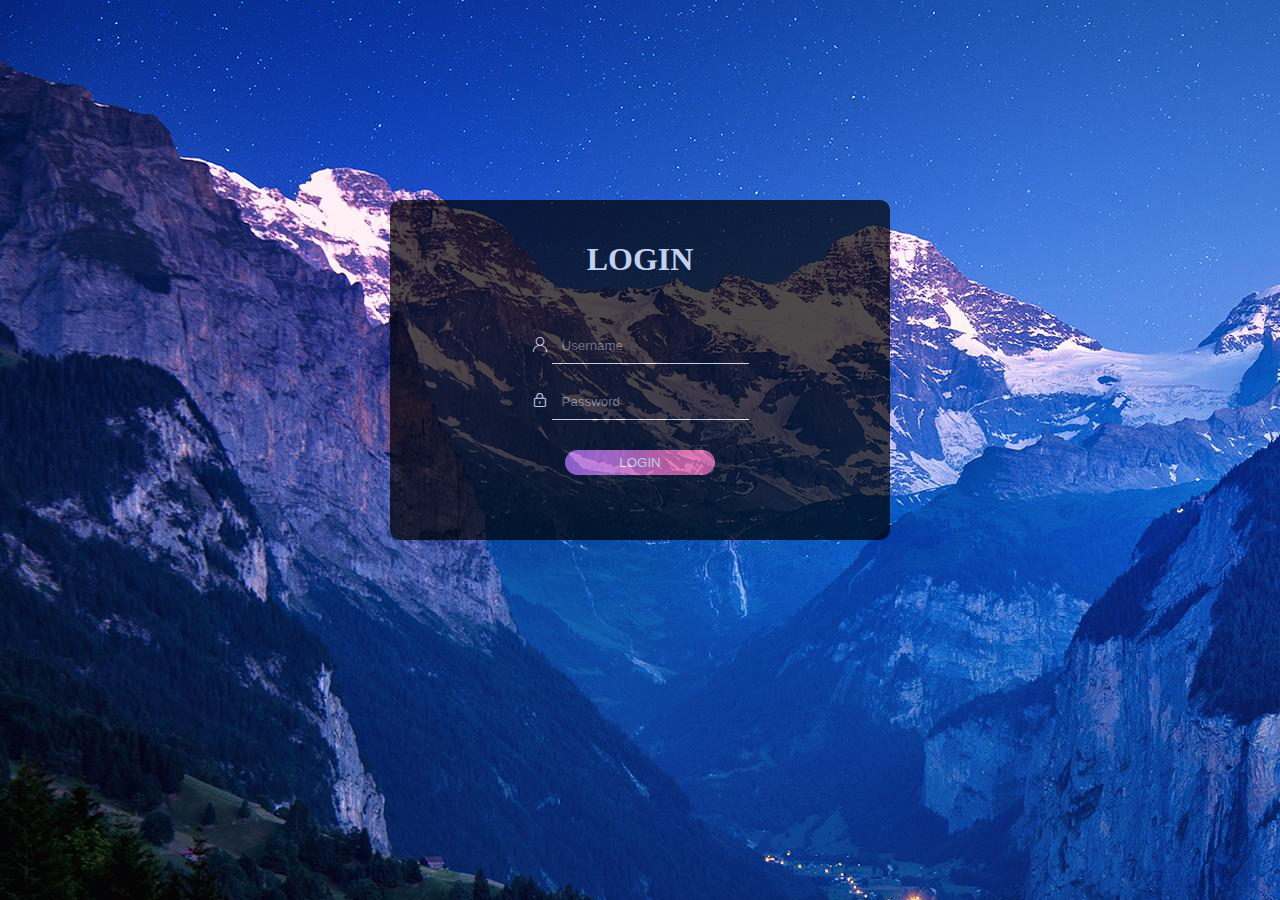
<file: CSS_NOTE/login/index.html>
<!DOCTYPE html>
<html lang="en">
<head>
    <meta charset="UTF-8">
    <meta name="viewport" content="width=device-width, initial-scale=1.0">
    <link rel="stylesheet" href="./fontClass/iconfont.css">
    <link rel="stylesheet" href="./index.css">
    <title>Document</title>
</head>
<body>
    <div id="bigBox">
        <h1>LOGIN</h1>
        <div class="inputBox">
            <div class="inputText">
                <span class="iconfont icon-yonghu"></span>
                <input type="text" name="" id="" placeholder="Username">
            </div>
            <div class="inputText">
                <span class="iconfont icon-mima"></span>
                <input type="password" name="" id="" placeholder="Password">
            </div>

            <input type="button" value="LOGIN" class="inputButton">
        </div>
    </div>
</body>
</html>
</file>
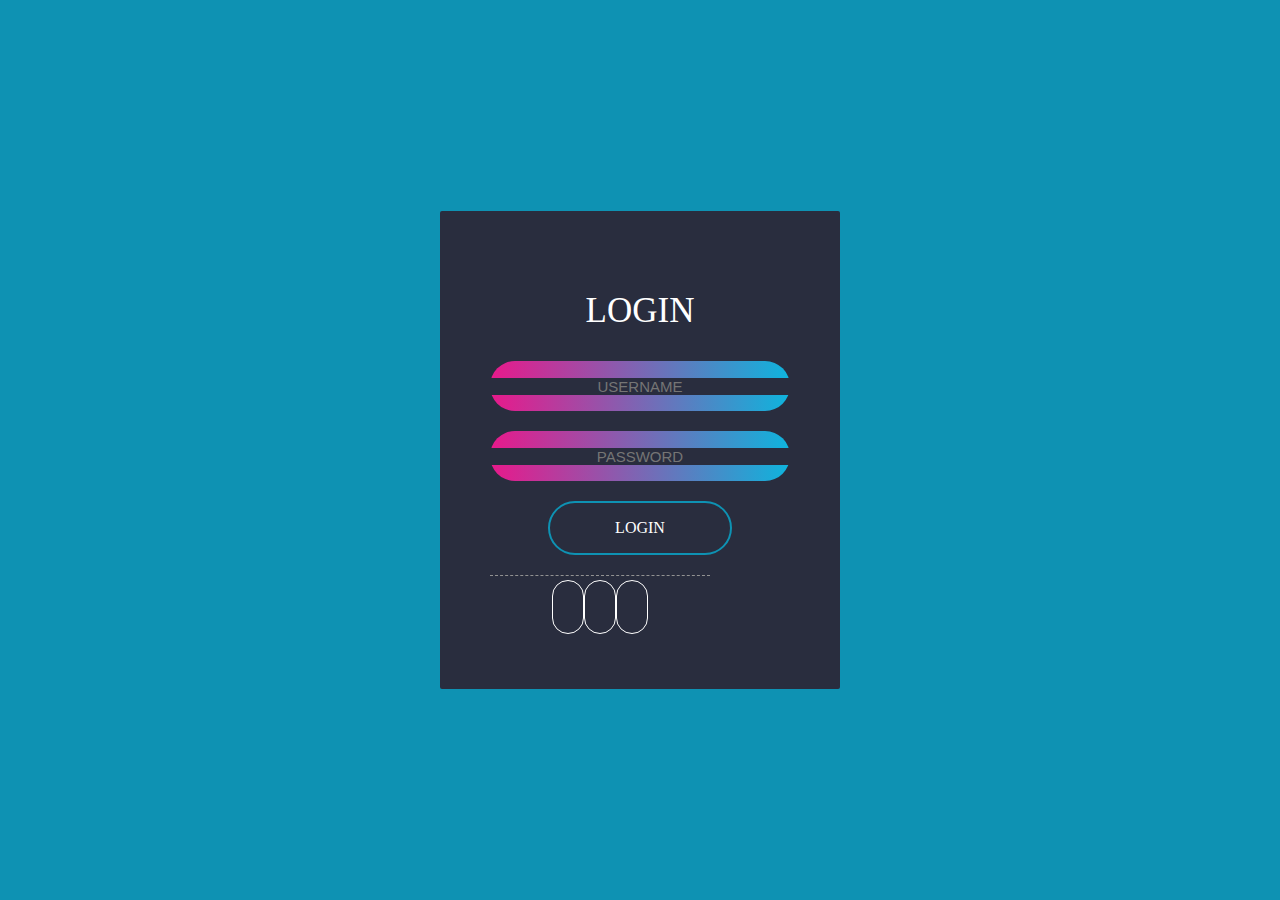
<file: CSS_NOTE/login2/index.html>
<!DOCTYPE html>
<html lang="en">
<head>
    <meta charset="UTF-8">
    <meta name="viewport" content="width=device-width, initial-scale=1.0">
    <link rel="stylesheet" href="//at.alicdn.com/t/font_1995696_52yo9kjafmw.css">
    <link rel="stylesheet" href="./index.css">
    <title>Document</title>
</head>
<body>
    <div class="form-wrapper">
        <div class="header">
            login
        </div>
        <div class="input-wrapper">
            <div class="border-wrapper">
                <input type="text" name="username" placeholder="username">
            </div>
            <div class="border-wrapper">
                <input type="password" name="password" placeholder="password">
            </div>
        </div>
        <div class="action">
            <div class="btn">login</div>
        </div>
        <div class="icon-wrapper">
            <i class="iconfont iconweixin"></i>
            <i class="iconfont icongithub"></i>
            <i class="iconfont iconweibo"></i>
        </div>
    </div>
</body>
</html>
</file>
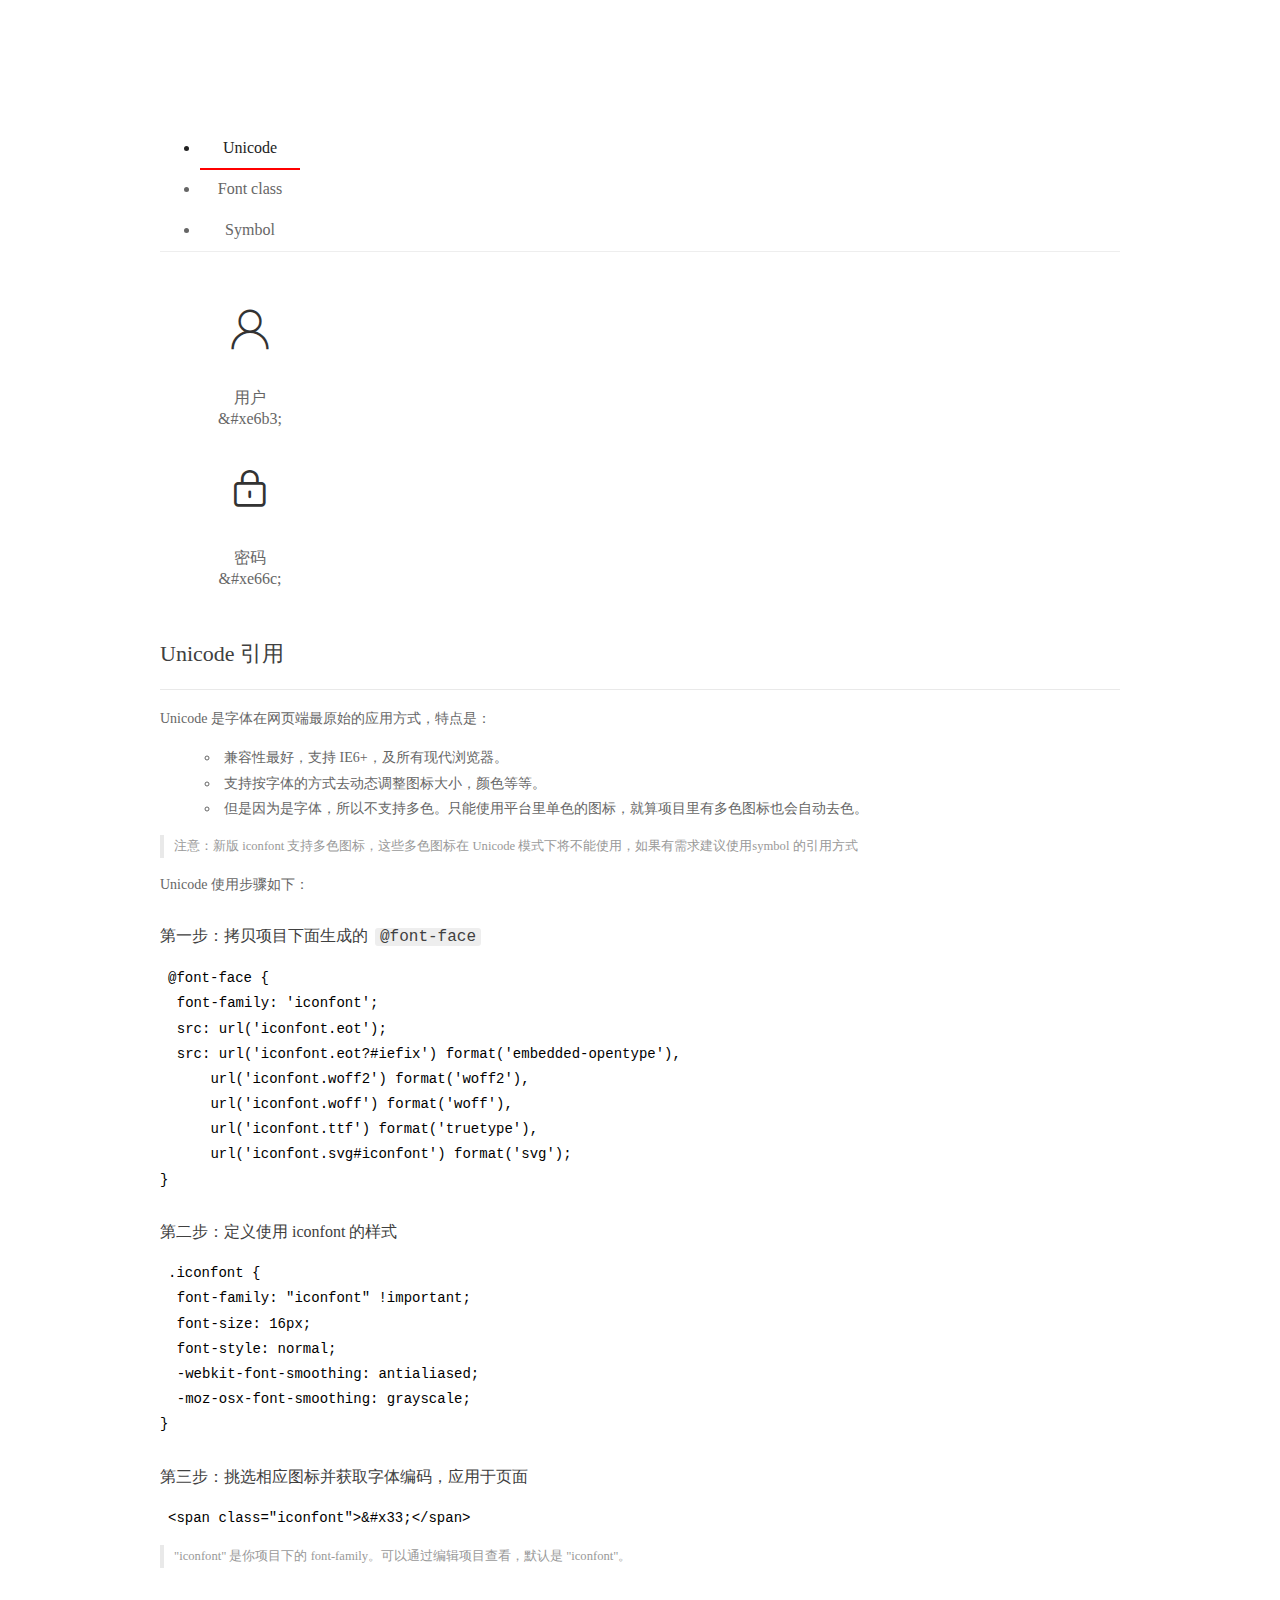
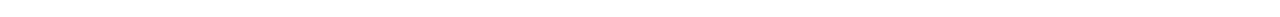
<file: CSS_NOTE/login/fontClass/demo_index.html>
<!DOCTYPE html>
<html>
<head>
  <meta charset="utf-8"/>
  <title>IconFont Demo</title>
  <link rel="shortcut icon" href="https://img.alicdn.com/tps/i4/TB1_oz6GVXXXXaFXpXXJDFnIXXX-64-64.ico" type="image/x-icon"/>
  <link rel="stylesheet" href="https://g.alicdn.com/thx/cube/1.3.2/cube.min.css">
  <link rel="stylesheet" href="demo.css">
  <link rel="stylesheet" href="iconfont.css">
  <script src="iconfont.js"></script>
  <!-- jQuery -->
  <script src="https://a1.alicdn.com/oss/uploads/2018/12/26/7bfddb60-08e8-11e9-9b04-53e73bb6408b.js"></script>
  <!-- 代码高亮 -->
  <script src="https://a1.alicdn.com/oss/uploads/2018/12/26/a3f714d0-08e6-11e9-8a15-ebf944d7534c.js"></script>
</head>
<body>
  <div class="main">
    <h1 class="logo"><a href="https://www.iconfont.cn/" title="iconfont 首页" target="_blank">&#xe86b;</a></h1>
    <div class="nav-tabs">
      <ul id="tabs" class="dib-box">
        <li class="dib active"><span>Unicode</span></li>
        <li class="dib"><span>Font class</span></li>
        <li class="dib"><span>Symbol</span></li>
      </ul>
      
    </div>
    <div class="tab-container">
      <div class="content unicode" style="display: block;">
          <ul class="icon_lists dib-box">
          
            <li class="dib">
              <span class="icon iconfont">&#xe6b3;</span>
                <div class="name">用户</div>
                <div class="code-name">&amp;#xe6b3;</div>
              </li>
          
            <li class="dib">
              <span class="icon iconfont">&#xe66c;</span>
                <div class="name">密码</div>
                <div class="code-name">&amp;#xe66c;</div>
              </li>
          
          </ul>
          <div class="article markdown">
          <h2 id="unicode-">Unicode 引用</h2>
          <hr>

          <p>Unicode 是字体在网页端最原始的应用方式，特点是：</p>
          <ul>
            <li>兼容性最好，支持 IE6+，及所有现代浏览器。</li>
            <li>支持按字体的方式去动态调整图标大小，颜色等等。</li>
            <li>但是因为是字体，所以不支持多色。只能使用平台里单色的图标，就算项目里有多色图标也会自动去色。</li>
          </ul>
          <blockquote>
            <p>注意：新版 iconfont 支持多色图标，这些多色图标在 Unicode 模式下将不能使用，如果有需求建议使用symbol 的引用方式</p>
          </blockquote>
          <p>Unicode 使用步骤如下：</p>
          <h3 id="-font-face">第一步：拷贝项目下面生成的 <code>@font-face</code></h3>
<pre><code class="language-css"
>@font-face {
  font-family: 'iconfont';
  src: url('iconfont.eot');
  src: url('iconfont.eot?#iefix') format('embedded-opentype'),
      url('iconfont.woff2') format('woff2'),
      url('iconfont.woff') format('woff'),
      url('iconfont.ttf') format('truetype'),
      url('iconfont.svg#iconfont') format('svg');
}
</code></pre>
          <h3 id="-iconfont-">第二步：定义使用 iconfont 的样式</h3>
<pre><code class="language-css"
>.iconfont {
  font-family: "iconfont" !important;
  font-size: 16px;
  font-style: normal;
  -webkit-font-smoothing: antialiased;
  -moz-osx-font-smoothing: grayscale;
}
</code></pre>
          <h3 id="-">第三步：挑选相应图标并获取字体编码，应用于页面</h3>
<pre>
<code class="language-html"
>&lt;span class="iconfont"&gt;&amp;#x33;&lt;/span&gt;
</code></pre>
          <blockquote>
            <p>"iconfont" 是你项目下的 font-family。可以通过编辑项目查看，默认是 "iconfont"。</p>
          </blockquote>
          </div>
      </div>
      <div class="content font-class">
        <ul class="icon_lists dib-box">
          
          <li class="dib">
            <span class="icon iconfont icon-yonghu"></span>
            <div class="name">
              用户
            </div>
            <div class="code-name">.icon-yonghu
            </div>
          </li>
          
          <li class="dib">
            <span class="icon iconfont icon-mima"></span>
            <div class="name">
              密码
            </div>
            <div class="code-name">.icon-mima
            </div>
          </li>
          
        </ul>
        <div class="article markdown">
        <h2 id="font-class-">font-class 引用</h2>
        <hr>

        <p>font-class 是 Unicode 使用方式的一种变种，主要是解决 Unicode 书写不直观，语意不明确的问题。</p>
        <p>与 Unicode 使用方式相比，具有如下特点：</p>
        <ul>
          <li>兼容性良好，支持 IE8+，及所有现代浏览器。</li>
          <li>相比于 Unicode 语意明确，书写更直观。可以很容易分辨这个 icon 是什么。</li>
          <li>因为使用 class 来定义图标，所以当要替换图标时，只需要修改 class 里面的 Unicode 引用。</li>
          <li>不过因为本质上还是使用的字体，所以多色图标还是不支持的。</li>
        </ul>
        <p>使用步骤如下：</p>
        <h3 id="-fontclass-">第一步：引入项目下面生成的 fontclass 代码：</h3>
<pre><code class="language-html">&lt;link rel="stylesheet" href="./iconfont.css"&gt;
</code></pre>
        <h3 id="-">第二步：挑选相应图标并获取类名，应用于页面：</h3>
<pre><code class="language-html">&lt;span class="iconfont icon-xxx"&gt;&lt;/span&gt;
</code></pre>
        <blockquote>
          <p>"
            iconfont" 是你项目下的 font-family。可以通过编辑项目查看，默认是 "iconfont"。</p>
        </blockquote>
      </div>
      </div>
      <div class="content symbol">
          <ul class="icon_lists dib-box">
          
            <li class="dib">
                <svg class="icon svg-icon" aria-hidden="true">
                  <use xlink:href="#icon-yonghu"></use>
                </svg>
                <div class="name">用户</div>
                <div class="code-name">#icon-yonghu</div>
            </li>
          
            <li class="dib">
                <svg class="icon svg-icon" aria-hidden="true">
                  <use xlink:href="#icon-mima"></use>
                </svg>
                <div class="name">密码</div>
                <div class="code-name">#icon-mima</div>
            </li>
          
          </ul>
          <div class="article markdown">
          <h2 id="symbol-">Symbol 引用</h2>
          <hr>

          <p>这是一种全新的使用方式，应该说这才是未来的主流，也是平台目前推荐的用法。相关介绍可以参考这篇<a href="">文章</a>
            这种用法其实是做了一个 SVG 的集合，与另外两种相比具有如下特点：</p>
          <ul>
            <li>支持多色图标了，不再受单色限制。</li>
            <li>通过一些技巧，支持像字体那样，通过 <code>font-size</code>, <code>color</code> 来调整样式。</li>
            <li>兼容性较差，支持 IE9+，及现代浏览器。</li>
            <li>浏览器渲染 SVG 的性能一般，还不如 png。</li>
          </ul>
          <p>使用步骤如下：</p>
          <h3 id="-symbol-">第一步：引入项目下面生成的 symbol 代码：</h3>
<pre><code class="language-html">&lt;script src="./iconfont.js"&gt;&lt;/script&gt;
</code></pre>
          <h3 id="-css-">第二步：加入通用 CSS 代码（引入一次就行）：</h3>
<pre><code class="language-html">&lt;style&gt;
.icon {
  width: 1em;
  height: 1em;
  vertical-align: -0.15em;
  fill: currentColor;
  overflow: hidden;
}
&lt;/style&gt;
</code></pre>
          <h3 id="-">第三步：挑选相应图标并获取类名，应用于页面：</h3>
<pre><code class="language-html">&lt;svg class="icon" aria-hidden="true"&gt;
  &lt;use xlink:href="#icon-xxx"&gt;&lt;/use&gt;
&lt;/svg&gt;
</code></pre>
          </div>
      </div>

    </div>
  </div>
  <script>
  $(document).ready(function () {
      $('.tab-container .content:first').show()

      $('#tabs li').click(function (e) {
        var tabContent = $('.tab-container .content')
        var index = $(this).index()

        if ($(this).hasClass('active')) {
          return
        } else {
          $('#tabs li').removeClass('active')
          $(this).addClass('active')

          tabContent.hide().eq(index).fadeIn()
        }
      })
    })
  </script>
</body>
</html>
</file>
<file: CSS_NOTE/login/fontClass/iconfont.css>
@font-face {font-family: "iconfont";
  src: url('iconfont.eot?t=1596966209227'); /* IE9 */
  src: url('iconfont.eot?t=1596966209227#iefix') format('embedded-opentype'), /* IE6-IE8 */
  url('[data-uri]') format('woff2'),
  url('iconfont.woff?t=1596966209227') format('woff'),
  url('iconfont.ttf?t=1596966209227') format('truetype'), /* chrome, firefox, opera, Safari, Android, iOS 4.2+ */
  url('iconfont.svg?t=1596966209227#iconfont') format('svg'); /* iOS 4.1- */
}

.iconfont {
  font-family: "iconfont" !important;
  font-size: 16px;
  font-style: normal;
  -webkit-font-smoothing: antialiased;
  -moz-osx-font-smoothing: grayscale;
}

.icon-yonghu:before {
  content: "\e6b3";
}

.icon-mima:before {
  content: "\e66c";
}
</file>
<file: CSS_NOTE/login/index.css>
body {
    margin: 0;
    padding: 0;
    background-image: url(./img/bgimg.jpg);
    background-repeat: no-repeat;
}

#bigBox{
    margin: 0 auto;
    margin-top: 200px;
    padding: 20px 50px;
    background-color: #000000;
    width: 400px;
    height: 300px;
    border-radius: 10px;
    text-align: center;
    opacity: .7;
}

#bigBox h1 {
    color: white;
}

#bigBox .inputBox {
    margin-top: 50px;
}

#bigBox .inputBox .inputText {
    margin-top: 20px;
}

#bigBox .inputBox .inputText span {
    color: white;
}

#bigBox .inputBox .inputText input{
    border: 0;
    padding: 10px 10px;
    border-bottom: 1px solid white;
    background-color: #000000;
    color: white;
}

#bigBox .inputBox .inputButton {
    border: 0;
    width: 150px;
    height: 25px;
    color: white;
    margin-top: 30px;
    border-radius: 20px;
    background-image: linear-gradient(to right, #b8cbb8 0%, #b8cbb8 0%, #b465da 0%, #cf6cc9 33%, #ee609c 66%, #ee609c 100%);

}
</file>
<file: CSS_NOTE/login2/index.css>
* {
    padding: 0;
    margin: 0;
}

html {
    height: 100%;
}

body {
    height: 100%;
    font-family: 'JetBrains Mono Medium';
    display: flex;
    align-items: center;
    justify-content: center;
    background-color: #0e92b3;
}

.form-wrapper {
    width: 300px;
    background-color: rgb(41, 45, 62);
    color: #ffffff;
    border-radius: 2px;
    padding: 50px;
}

.form-wrapper .header {
    text-align: center;
    font-size: 35px;
    text-transform: uppercase;
    line-height: 100px;
}

.form-wrapper .input-wrapper input {
    background-color: rgb(41, 45, 62);
    border: 0;
    width: 100%;
    text-align: center;
    font-size: 15px;
    color: #ffffff;
    outline: none;
}

.form-wrapper .input-wrapper input::placeholder {
    text-transform: uppercase;
}

.form-wrapper .input-wrapper .border-wrapper {
    background-image: linear-gradient(to right,#e8198b,#0eb4dd);
    width: 100%;
    height: 50px;
    margin-bottom: 20px;
    border-radius: 30px;
    display: flex;
    align-items: center;
    justify-content: center;
}

.form-wrapper .input-wrapper .border-wrapper .border-item {
    height: calc(100% - 4px);
    width: calc(100% - 4px);
    border-radius: 30px;
}

.form-wrapper .action {
    display: flex;
    justify-content: center;
}

.form-wrapper .action .btn {
    width: 60%;
    text-transform: uppercase;
    border: 2px solid #0e92b3;
    text-align: center;
    line-height: 50px;
    border-radius: 30px;
    cursor: pointer;
}

.form-wrapper .action .btn:hover {
    background-color: #0e92b3;
}

.form-wrapper .icon-wrapper {
    text-align: center;
    width: 60%;
    margin-top: 20px;
    border-top: 1px dashed rgb(146, 146, 146);
    padding: 20px;
}

.form-wrapper .icon-wrapper i {
    font-size: 20px;
    color: rgb(187, 187, 187);
    cursor: pointer;
    border: 1px solid #ffffff;
    padding: 15px;
    border-radius: 20px;
}
</file>
<file: CSS_NOTE/login/fontClass/demo.css>
/* Logo 字体 */
@font-face {
  font-family: "iconfont logo";
  src: url('https://at.alicdn.com/t/font_985780_km7mi63cihi.eot?t=1545807318834');
  src: url('https://at.alicdn.com/t/font_985780_km7mi63cihi.eot?t=1545807318834#iefix') format('embedded-opentype'),
    url('https://at.alicdn.com/t/font_985780_km7mi63cihi.woff?t=1545807318834') format('woff'),
    url('https://at.alicdn.com/t/font_985780_km7mi63cihi.ttf?t=1545807318834') format('truetype'),
    url('https://at.alicdn.com/t/font_985780_km7mi63cihi.svg?t=1545807318834#iconfont') format('svg');
}

.logo {
  font-family: "iconfont logo";
  font-size: 160px;
  font-style: normal;
  -webkit-font-smoothing: antialiased;
  -moz-osx-font-smoothing: grayscale;
}

/* tabs */
.nav-tabs {
  position: relative;
}

.nav-tabs .nav-more {
  position: absolute;
  right: 0;
  bottom: 0;
  height: 42px;
  line-height: 42px;
  color: #666;
}

#tabs {
  border-bottom: 1px solid #eee;
}

#tabs li {
  cursor: pointer;
  width: 100px;
  height: 40px;
  line-height: 40px;
  text-align: center;
  font-size: 16px;
  border-bottom: 2px solid transparent;
  position: relative;
  z-index: 1;
  margin-bottom: -1px;
  color: #666;
}


#tabs .active {
  border-bottom-color: #f00;
  color: #222;
}

.tab-container .content {
  display: none;
}

/* 页面布局 */
.main {
  padding: 30px 100px;
  width: 960px;
  margin: 0 auto;
}

.main .logo {
  color: #333;
  text-align: left;
  margin-bottom: 30px;
  line-height: 1;
  height: 110px;
  margin-top: -50px;
  overflow: hidden;
  *zoom: 1;
}

.main .logo a {
  font-size: 160px;
  color: #333;
}

.helps {
  margin-top: 40px;
}

.helps pre {
  padding: 20px;
  margin: 10px 0;
  border: solid 1px #e7e1cd;
  background-color: #fffdef;
  overflow: auto;
}

.icon_lists {
  width: 100% !important;
  overflow: hidden;
  *zoom: 1;
}

.icon_lists li {
  width: 100px;
  margin-bottom: 10px;
  margin-right: 20px;
  text-align: center;
  list-style: none !important;
  cursor: default;
}

.icon_lists li .code-name {
  line-height: 1.2;
}

.icon_lists .icon {
  display: block;
  height: 100px;
  line-height: 100px;
  font-size: 42px;
  margin: 10px auto;
  color: #333;
  -webkit-transition: font-size 0.25s linear, width 0.25s linear;
  -moz-transition: font-size 0.25s linear, width 0.25s linear;
  transition: font-size 0.25s linear, width 0.25s linear;
}

.icon_lists .icon:hover {
  font-size: 100px;
}

.icon_lists .svg-icon {
  /* 通过设置 font-size 来改变图标大小 */
  width: 1em;
  /* 图标和文字相邻时，垂直对齐 */
  vertical-align: -0.15em;
  /* 通过设置 color 来改变 SVG 的颜色/fill */
  fill: currentColor;
  /* path 和 stroke 溢出 viewBox 部分在 IE 下会显示
      normalize.css 中也包含这行 */
  overflow: hidden;
}

.icon_lists li .name,
.icon_lists li .code-name {
  color: #666;
}

/* markdown 样式 */
.markdown {
  color: #666;
  font-size: 14px;
  line-height: 1.8;
}

.highlight {
  line-height: 1.5;
}

.markdown img {
  vertical-align: middle;
  max-width: 100%;
}

.markdown h1 {
  color: #404040;
  font-weight: 500;
  line-height: 40px;
  margin-bottom: 24px;
}

.markdown h2,
.markdown h3,
.markdown h4,
.markdown h5,
.markdown h6 {
  color: #404040;
  margin: 1.6em 0 0.6em 0;
  font-weight: 500;
  clear: both;
}

.markdown h1 {
  font-size: 28px;
}

.markdown h2 {
  font-size: 22px;
}

.markdown h3 {
  font-size: 16px;
}

.markdown h4 {
  font-size: 14px;
}

.markdown h5 {
  font-size: 12px;
}

.markdown h6 {
  font-size: 12px;
}

.markdown hr {
  height: 1px;
  border: 0;
  background: #e9e9e9;
  margin: 16px 0;
  clear: both;
}

.markdown p {
  margin: 1em 0;
}

.markdown>p,
.markdown>blockquote,
.markdown>.highlight,
.markdown>ol,
.markdown>ul {
  width: 80%;
}

.markdown ul>li {
  list-style: circle;
}

.markdown>ul li,
.markdown blockquote ul>li {
  margin-left: 20px;
  padding-left: 4px;
}

.markdown>ul li p,
.markdown>ol li p {
  margin: 0.6em 0;
}

.markdown ol>li {
  list-style: decimal;
}

.markdown>ol li,
.markdown blockquote ol>li {
  margin-left: 20px;
  padding-left: 4px;
}

.markdown code {
  margin: 0 3px;
  padding: 0 5px;
  background: #eee;
  border-radius: 3px;
}

.markdown strong,
.markdown b {
  font-weight: 600;
}

.markdown>table {
  border-collapse: collapse;
  border-spacing: 0px;
  empty-cells: show;
  border: 1px solid #e9e9e9;
  width: 95%;
  margin-bottom: 24px;
}

.markdown>table th {
  white-space: nowrap;
  color: #333;
  font-weight: 600;
}

.markdown>table th,
.markdown>table td {
  border: 1px solid #e9e9e9;
  padding: 8px 16px;
  text-align: left;
}

.markdown>table th {
  background: #F7F7F7;
}

.markdown blockquote {
  font-size: 90%;
  color: #999;
  border-left: 4px solid #e9e9e9;
  padding-left: 0.8em;
  margin: 1em 0;
}

.markdown blockquote p {
  margin: 0;
}

.markdown .anchor {
  opacity: 0;
  transition: opacity 0.3s ease;
  margin-left: 8px;
}

.markdown .waiting {
  color: #ccc;
}

.markdown h1:hover .anchor,
.markdown h2:hover .anchor,
.markdown h3:hover .anchor,
.markdown h4:hover .anchor,
.markdown h5:hover .anchor,
.markdown h6:hover .anchor {
  opacity: 1;
  display: inline-block;
}

.markdown>br,
.markdown>p>br {
  clear: both;
}


.hljs {
  display: block;
  background: white;
  padding: 0.5em;
  color: #333333;
  overflow-x: auto;
}

.hljs-comment,
.hljs-meta {
  color: #969896;
}

.hljs-string,
.hljs-variable,
.hljs-template-variable,
.hljs-strong,
.hljs-emphasis,
.hljs-quote {
  color: #df5000;
}

.hljs-keyword,
.hljs-selector-tag,
.hljs-type {
  color: #a71d5d;
}

.hljs-literal,
.hljs-symbol,
.hljs-bullet,
.hljs-attribute {
  color: #0086b3;
}

.hljs-section,
.hljs-name {
  color: #63a35c;
}

.hljs-tag {
  color: #333333;
}

.hljs-title,
.hljs-attr,
.hljs-selector-id,
.hljs-selector-class,
.hljs-selector-attr,
.hljs-selector-pseudo {
  color: #795da3;
}

.hljs-addition {
  color: #55a532;
  background-color: #eaffea;
}

.hljs-deletion {
  color: #bd2c00;
  background-color: #ffecec;
}

.hljs-link {
  text-decoration: underline;
}

/* 代码高亮 */
/* PrismJS 1.15.0
https://prismjs.com/download.html#themes=prism&languages=markup+css+clike+javascript */
/**
 * prism.js default theme for JavaScript, CSS and HTML
 * Based on dabblet (http://dabblet.com)
 * @author Lea Verou
 */
code[class*="language-"],
pre[class*="language-"] {
  color: black;
  background: none;
  text-shadow: 0 1px white;
  font-family: Consolas, Monaco, 'Andale Mono', 'Ubuntu Mono', monospace;
  text-align: left;
  white-space: pre;
  word-spacing: normal;
  word-break: normal;
  word-wrap: normal;
  line-height: 1.5;

  -moz-tab-size: 4;
  -o-tab-size: 4;
  tab-size: 4;

  -webkit-hyphens: none;
  -moz-hyphens: none;
  -ms-hyphens: none;
  hyphens: none;
}

pre[class*="language-"]::-moz-selection,
pre[class*="language-"] ::-moz-selection,
code[class*="language-"]::-moz-selection,
code[class*="language-"] ::-moz-selection {
  text-shadow: none;
  background: #b3d4fc;
}

pre[class*="language-"]::selection,
pre[class*="language-"] ::selection,
code[class*="language-"]::selection,
code[class*="language-"] ::selection {
  text-shadow: none;
  background: #b3d4fc;
}

@media print {

  code[class*="language-"],
  pre[class*="language-"] {
    text-shadow: none;
  }
}

/* Code blocks */
pre[class*="language-"] {
  padding: 1em;
  margin: .5em 0;
  overflow: auto;
}

:not(pre)>code[class*="language-"],
pre[class*="language-"] {
  background: #f5f2f0;
}

/* Inline code */
:not(pre)>code[class*="language-"] {
  padding: .1em;
  border-radius: .3em;
  white-space: normal;
}

.token.comment,
.token.prolog,
.token.doctype,
.token.cdata {
  color: slategray;
}

.token.punctuation {
  color: #999;
}

.namespace {
  opacity: .7;
}

.token.property,
.token.tag,
.token.boolean,
.token.number,
.token.constant,
.token.symbol,
.token.deleted {
  color: #905;
}

.token.selector,
.token.attr-name,
.token.string,
.token.char,
.token.builtin,
.token.inserted {
  color: #690;
}

.token.operator,
.token.entity,
.token.url,
.language-css .token.string,
.style .token.string {
  color: #9a6e3a;
  background: hsla(0, 0%, 100%, .5);
}

.token.atrule,
.token.attr-value,
.token.keyword {
  color: #07a;
}

.token.function,
.token.class-name {
  color: #DD4A68;
}

.token.regex,
.token.important,
.token.variable {
  color: #e90;
}

.token.important,
.token.bold {
  font-weight: bold;
}

.token.italic {
  font-style: italic;
}

.token.entity {
  cursor: help;
}
</file>
